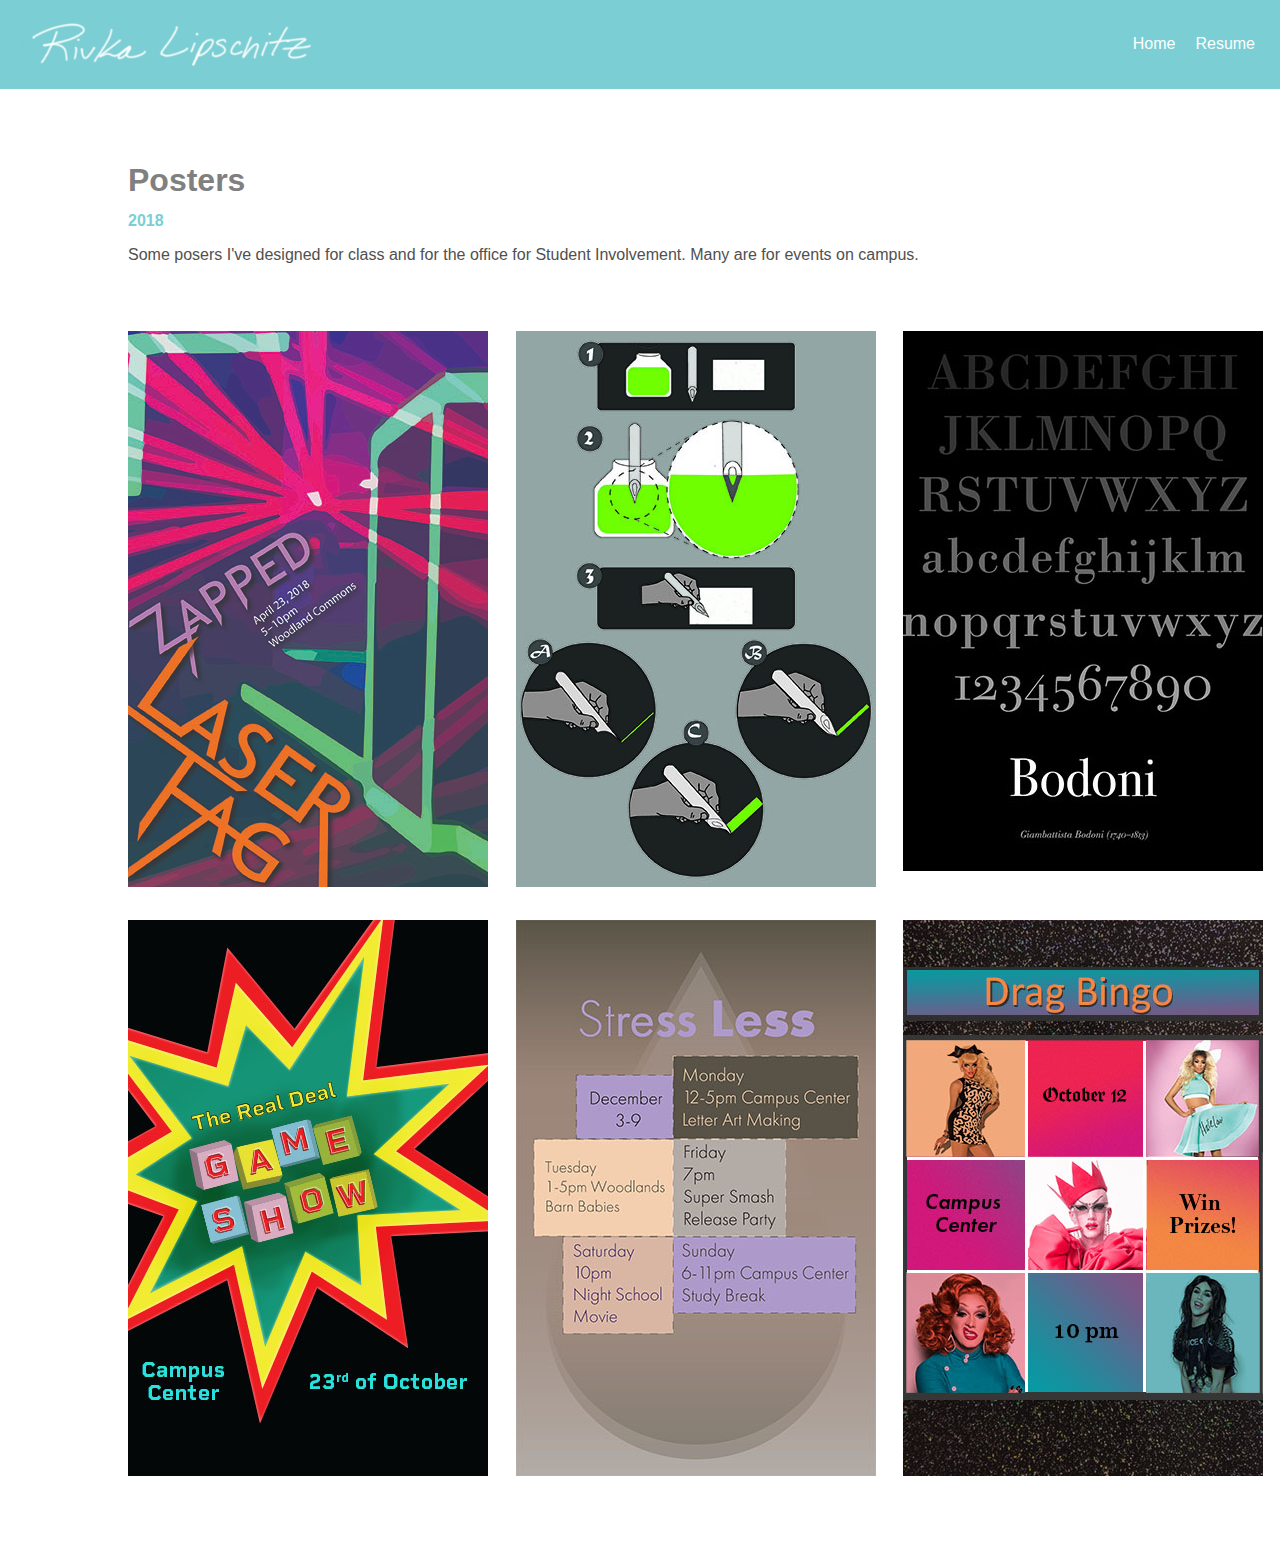
<file: posters.html>
<html>
<head>
    <link rel="stylesheet" href="assets/styles/poster.css">
    <title>Rivka Posters</title>
</head>

<body>
        <nav class="navigation">
            </div class="container">
              <div class="nav-logo">
                <img src="assets/images/rivka logo.png" alt="profile image">
              </div>
              <div class="nav-items">
                <ul>
                  <li><a href="index.html">Home</a><li>
                  <li><a href="resume.html">Resume</a><li>
                  <!-- <li><a href="#">Contact</a><li> -->
                </ul>
              </div>
            </div>
          </nav>
    <div class="title">
        <h1>Posters</h1>
        <h2>2018</h2>
        <p>Some posers I've designed for class and for the office for Student Involvement. Many are for events on campus.</p>
    </div>
    <div class="contents" id="postmargins">
    <div class="container">
        <div class="one"><a href="assets/posterImages/laserTagPoster.jpg"><img src="assets/posterImages/laserTagPoster.jpg"/></a></div>
        <div class="two"><a href="assets/posterImages/instructionManualPoster.jpg"><img src="assets/posterImages/instructionManualPoster.jpg"/></a></div>
        <div class="three"><a href="assets/posterImages/bodoniPoster.jpg"><img src="assets/posterImages/bodoniPoster.jpg"/></a></div>
        <div class="four"><a href="assets/posterImages/realDeal.jpg"><img src="assets/posterImages/realDeal.jpg"/></a></div>
        <div class="five"><a href="assets/posterImages/stressLess.jpg"><img src="assets/posterImages/stressLess.jpg"/></a></div>
        <div class="six"><a href="assets/posterImages/dragBingo.jpg"><img src="assets/posterImages/dragBingo.jpg"/></a></div>
    </div>
</body>
</html>
</file>
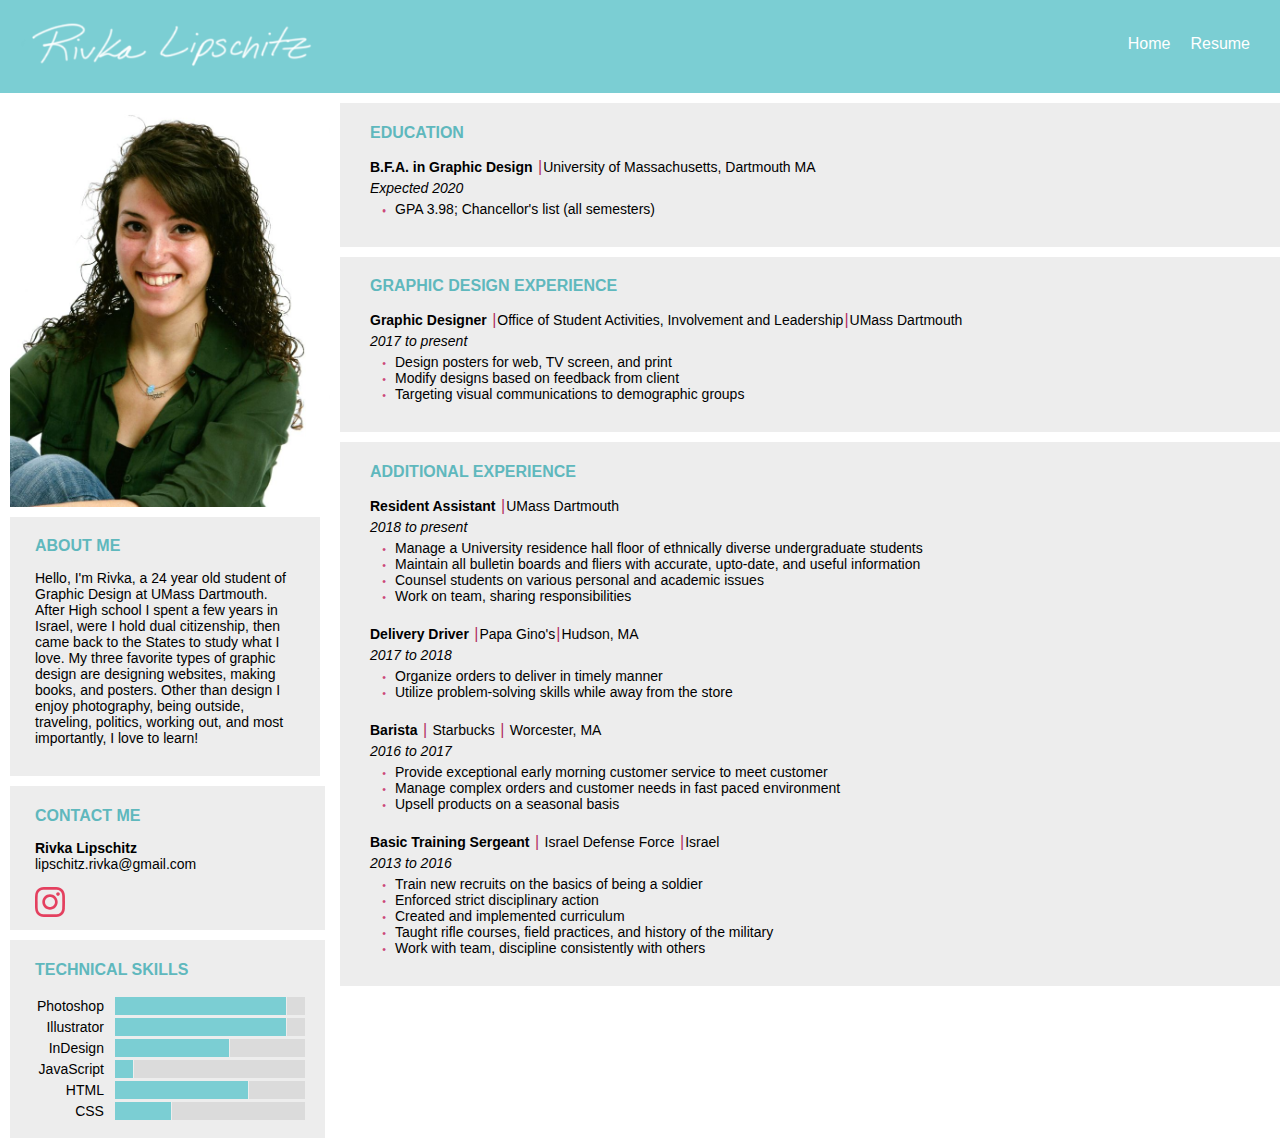
<file: resume.html>
<!DOCTYPE html>
<html>
<head>
  <link rel="stylesheet" type="text/css" href="resume.css">
  <title>Rivka Resume</title>
</head>

<body>
      <!--nav start -->
      <nav class="navigation">
        <!-- <div class="logo">
          <img src="images/rivka-tye-dye.png" alt="logo"> 
        </div> -->
      
        <div class="nav-logo">
            <img src="assets/images/images/rivka logo.png" alt="profile image">       
        </div>
        <div class="nav-items">
            <ul>
              <li><a href="index.html">Home</a><li>
              <li><a href="#">Resume</a><li>
              <!-- <li><a href="#">Contact</a><li> -->
            </ul>
        </div>
        </div>
       </nav>
      <!-- nav end -->

      <!-- info start -->
      <!-- how can I make this section responsive?  -->
<div id="section-left">
    <div class="me">
           <img src="assets/images/images/senior photo.jpg" alt="face">
    </div>
    <div class="container" id="aboutMe">
      <h1>ABOUT ME</h1>
      <p class="hello">Hello, I'm Rivka, a 24 year old student of Graphic Design at UMass Dartmouth. After High school I spent a few years in Israel, were I hold dual citizenship, then came back to the States to study what I love. My three favorite types of graphic design are designing websites, making books, and posters. Other than design I enjoy photography, being outside, traveling, politics, working out, and most importantly, I love to learn!  </p>
     </div>
      <!-- contact info -->
    <div class="container" id="contact">
      <h1>CONTACT ME</h1>
        <p><strong>Rivka Lipschitz</strong><br>lipschitz.rivka@gmail.com</p>
      <div class="social-icons">
          <a href="https://www.instagram.com/lipschitz.rivka/" class="social-icon" target="_blank">
              <svg version="1.1" xmlns="http://www.w3.org/2000/svg" width="30" height="3o" viewBox="0 0 32 32">
                  <title>@rivkalipschitz</title>
                  <path fill="#e4405f" d="M16 0c-4.347 0-4.889 0.020-6.596 0.096-1.704 0.080-2.864 0.348-3.884 0.744-1.052 0.408-1.945 0.956-2.835 1.845s-1.439 1.781-1.845 2.835c-0.396 1.020-0.665 2.18-0.744 3.884-0.080 1.707-0.096 2.249-0.096 6.596s0.020 4.889 0.096 6.596c0.080 1.703 0.348 2.864 0.744 3.884 0.408 1.051 0.956 1.945 1.845 2.835 0.889 0.888 1.781 1.439 2.835 1.845 1.021 0.395 2.181 0.665 3.884 0.744 1.707 0.080 2.249 0.096 6.596 0.096s4.889-0.020 6.596-0.096c1.703-0.080 2.864-0.349 3.884-0.744 1.051-0.408 1.945-0.957 2.835-1.845 0.888-0.889 1.439-1.78 1.845-2.835 0.395-1.020 0.665-2.181 0.744-3.884 0.080-1.707 0.096-2.249 0.096-6.596s-0.020-4.889-0.096-6.596c-0.080-1.703-0.349-2.865-0.744-3.884-0.408-1.052-0.957-1.945-1.845-2.835-0.889-0.889-1.78-1.439-2.835-1.845-1.020-0.396-2.181-0.665-3.884-0.744-1.707-0.080-2.249-0.096-6.596-0.096zM16 2.88c4.271 0 4.78 0.021 6.467 0.095 1.56 0.073 2.407 0.332 2.969 0.553 0.749 0.289 1.28 0.636 1.843 1.195 0.559 0.56 0.905 1.092 1.195 1.841 0.219 0.563 0.48 1.409 0.551 2.969 0.076 1.688 0.093 2.195 0.093 6.467s-0.020 4.78-0.099 6.467c-0.081 1.56-0.341 2.407-0.561 2.969-0.299 0.749-0.639 1.28-1.199 1.843-0.559 0.559-1.099 0.905-1.84 1.195-0.56 0.219-1.42 0.48-2.98 0.551-1.699 0.076-2.199 0.093-6.479 0.093-4.281 0-4.781-0.020-6.479-0.099-1.561-0.081-2.421-0.341-2.981-0.561-0.759-0.299-1.28-0.639-1.839-1.199-0.561-0.559-0.92-1.099-1.2-1.84-0.22-0.56-0.479-1.42-0.56-2.98-0.060-1.68-0.081-2.199-0.081-6.459 0-4.261 0.021-4.781 0.081-6.481 0.081-1.56 0.34-2.419 0.56-2.979 0.28-0.76 0.639-1.28 1.2-1.841 0.559-0.559 1.080-0.919 1.839-1.197 0.56-0.221 1.401-0.481 2.961-0.561 1.7-0.060 2.2-0.080 6.479-0.080l0.060 0.040zM16 7.784c-4.54 0-8.216 3.68-8.216 8.216 0 4.54 3.68 8.216 8.216 8.216 4.54 0 8.216-3.68 8.216-8.216 0-4.54-3.68-8.216-8.216-8.216zM16 21.333c-2.947 0-5.333-2.387-5.333-5.333s2.387-5.333 5.333-5.333 5.333 2.387 5.333 5.333-2.387 5.333-5.333 5.333zM26.461 7.46c0 1.060-0.861 1.92-1.92 1.92-1.060 0-1.92-0.861-1.92-1.92s0.861-1.919 1.92-1.919c1.057-0.001 1.92 0.86 1.92 1.919z"></path>
              </svg>
          </a>
      </div>
    </div>
    <!-- end contact info -->

    <!-- start skills chart -->
  <div class="container" id="skills">
    <h1>TECHNICAL SKILLS</h1>
    <table>
      <tr>
        <th scope="row" class="left">Photoshop</th>
          <td colspan="9"></td>
          <td class="gray" colspan="1"></td>
      </tr>
      <tr>
        <th scope="row" class="left">Illustrator</th>
        <td colspan="9"></td>
        <td class="gray" colspan="1"></td>
      </tr>
      <tr>
        <th scope="row" class="left">InDesign</th>
        <td colspan="6"></td>
        <td class="gray" colspan="4"></td>
      </tr>
      <tr>
          <th scope="row" class="left">JavaScript</th>
          <td colspan="1"></td>
          <td class="gray" colspan="9"></td>
        </tr>
      <tr>
        <th scope="row" class="left">HTML</th>
        <td colspan="7"></td>
        <td class="gray" colspan="3"></td>
      </tr>
      <tr>
        <th scope="row" class="left">CSS</th>
        <td colspan="3"></td>
        <td class="gray" colspan="7"></td>
      </tr>
      <tr>
          <th scope="col"></th>
          <th scope="col"></th>
          <th scope="col"></th>
          <th scope="col"></th>
          <th scope="col"></th>
          <th scope="col"></th>
          <th scope="col"></th>
          <th scope="col"></th>
          <th scope="col"></th>
          <th scope="col"></th>
          <th scope="col"></th>
          <th scope="col"></th>
        </tr>
    </table>
  </div>
</div>  
  <!-- end skills chart -->

<div class="bulk">
  <div class="container">
    <h1>EDUCATION</h1>
    <p><strong>B.F.A. in Graphic Design</strong></p> <div class="orange"> |</div><p> University of Massachusetts, Dartmouth MA</p>
    <h2>Expected 2020</h2> 
    <ul>
        <li>GPA 3.98; Chancellor's list (all semesters)</li>
      </ul>
  </div>
  <div class="container">
    <h1>GRAPHIC DESIGN EXPERIENCE</h1>
    <p><strong>Graphic Designer</strong></p> <div class="orange"> |</div><p> Office of Student Activities, Involvement and Leadership</p><div class="orange"> |</div><p> UMass Dartmouth</p>
    <h2>2017 to present</h2>
      <ul>
        <li>Design posters for web, TV screen, and print</li>
        <li>Modify designs based on feedback from client</li>
        <li>Targeting visual communications to demographic groups</li>
      </ul>
  </div>
  <div class="container">
      <h1>ADDITIONAL EXPERIENCE</h1> 
      <p><strong>Resident Assistant</strong></p> <div class="orange">|</div><p> UMass Dartmouth</p>
      <h2>2018 to present</h2>
        <ul>
          <li>Manage a University residence hall floor of ethnically diverse undergraduate students</li>
          <li>Maintain all bulletin boards and fliers with accurate, upto-date, and useful information </li>
          <li>Counsel students on various personal and academic issues</li>
          <li>Work on team, sharing responsibilities</li>
        </ul>
    <div>
      <p><strong>Delivery Driver</strong></p> <div class="orange">|</div><p> Papa Gino's </p><div class="orange">|</div><p> Hudson, MA</p>
      <h2>2017 to 2018</h2>
        <ul>
          <li>Organize orders to deliver in timely manner</li>
          <li>Utilize problem-solving skills while away from the store</li>
        </ul>
    </div>
    <div class="right">
      <p><strong>Barista</strong></p> <div class="orange">|</div> <p>Starbucks</p> <div class="orange">|</div> <p>Worcester, MA</p>
      <h2>2016 to 2017</h2>
        <ul>
          <li>Provide exceptional early morning customer service to meet customer</li>
          <li>Manage complex orders and customer needs in fast paced environment</li>
          <li>Upsell products on a seasonal basis</li>
        </ul>
    </div>
    <div  class="right">
      <p><strong>Basic Training Sergeant</strong></p> <div class="orange">|</div> <p>Israel Defense Force</p> <div class="orange">|</div><p> Israel</p>
      <h2>2013 to 2016</h2>
        <ul>
          <li>Train new recruits on the basics of being a soldier</li>
          <li>Enforced strict disciplinary action</li>
          <li>Created and implemented curriculum</li>
          <li>Taught rifle courses, field practices, and history of the military</li>
          <li>Work with team, discipline consistently with others</li>
        </ul>
    </div>
  </div>
</div>  
<!-- end info -->
</body>
</html>
</file>
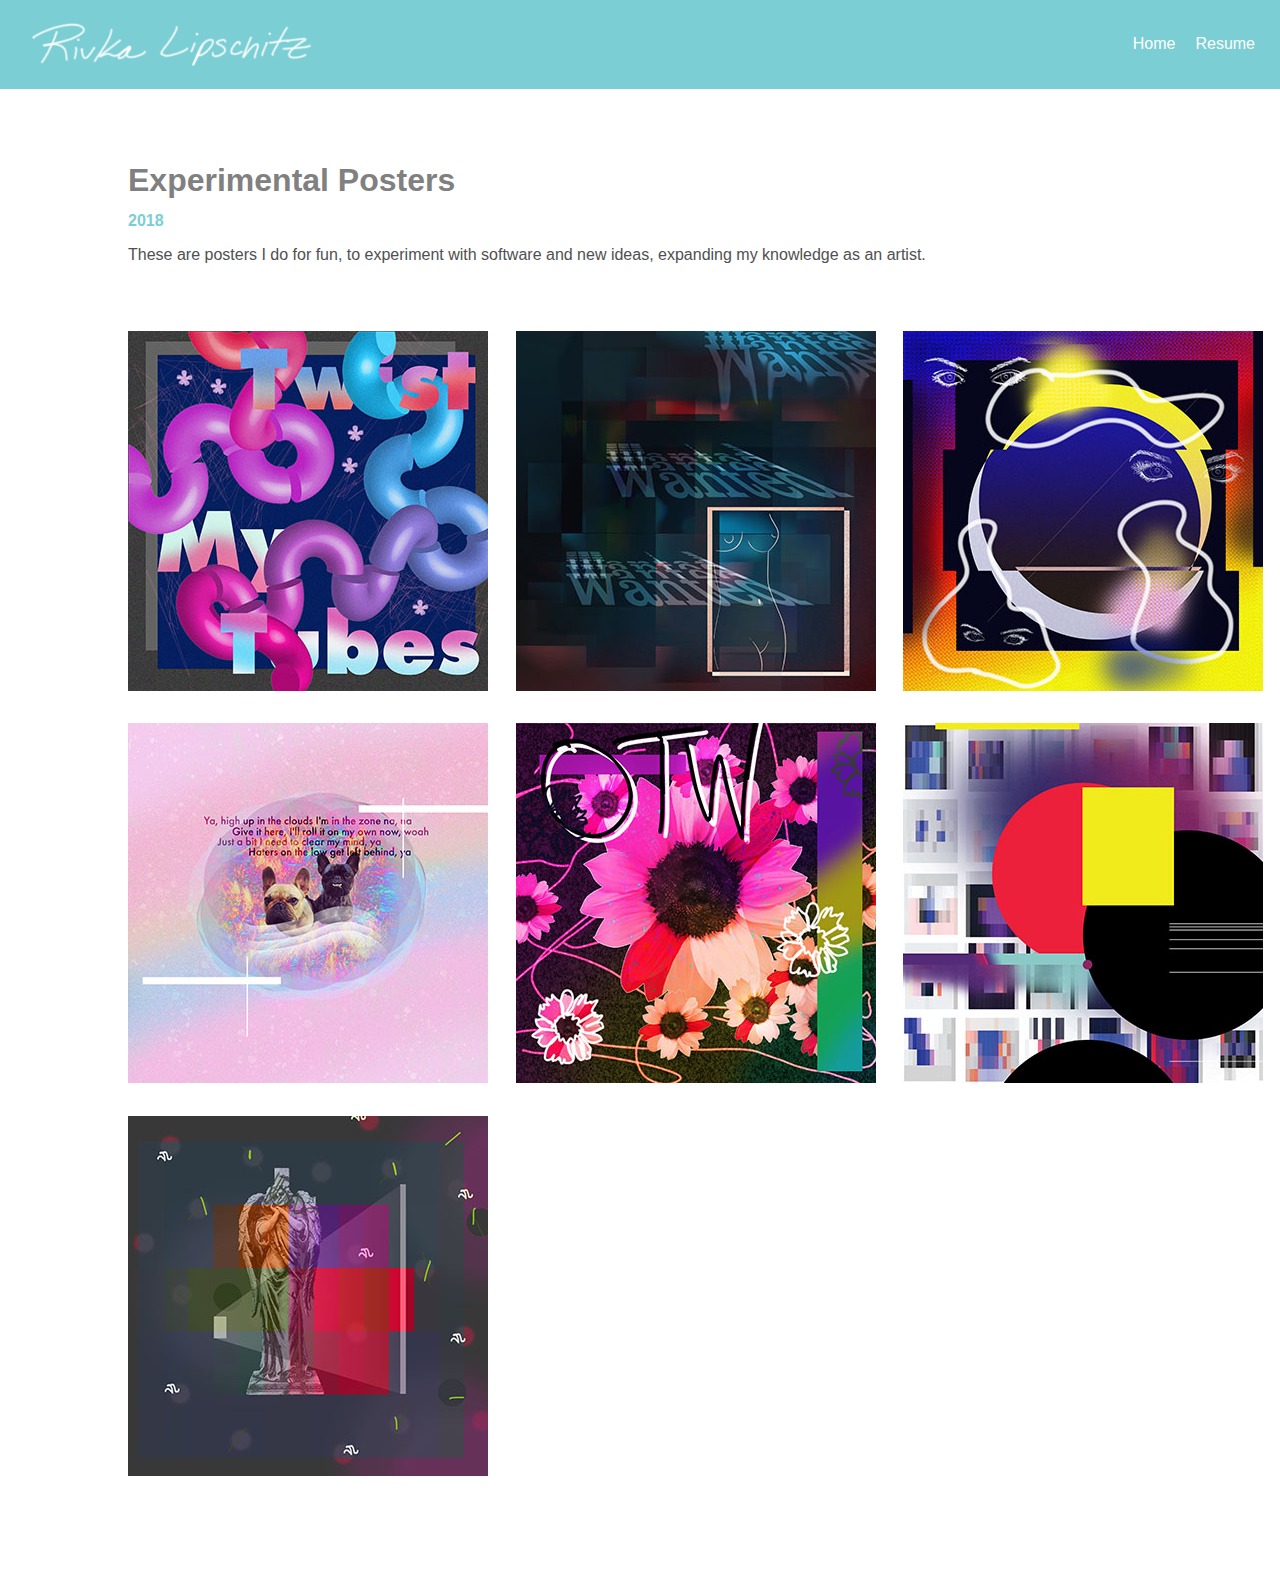
<file: web.html>
<html>
<head>
    <link rel="stylesheet" href="assets/styles/poster.css">
    <title>Rivka Experiments</title>
</head>

<body>
        <nav class="navigation">
            </div class="container">
              <div class="nav-logo">
                <img src="assets/images/rivka logo.png" alt="profile image">
              </div>
              <div class="nav-items">
                <ul>
                  <li><a href="index.html">Home</a><li>
                  <li><a href="resume.html">Resume</a><li>
                  <!-- <li><a href="#">Contact</a><li> -->
                </ul>
              </div>
            </div>
          </nav>
    <div class="title">
        <h1>Experimental Posters</h1>
        <h2>2018</h2>
        <p>These are posters I do for fun, to experiment with software and new ideas, expanding my knowledge as an artist.</p>
    </div>
    <div class="contents" id="postermargins">
    <div class="container">
        <div class="one"><a href="assets/New Folder/1.jpg"><img src="assets/New folder/1.JPG"/></a></div>
        <div class="two"><a href="assets/New Folder/2.jpg"><img src="assets/New folder/2.JPG"/></a></div>
        <div class="three"><a href="assets/New Folder/3.jpg"><img src="assets/New folder/3.JPG"/></a></div>
        <div class="four"><a href="assets/New Folder/4.jpg"><img src="assets/New folder/4.JPG"/></a></div>
        <div class="five"><a href="assets/New Folder/5.jpg"><img src="assets/New folder/5.JPG"/></a></div>
        <div class="six"><a href="assets/New Folder/6.jpg"><img src="assets/New folder/6.JPG"/></a></div>
        <div class="seven"><a href="assets/New Folder/7.jpg"><img src="assets/New folder/7.JPG"/></a></div>
    </div>
    </div>
</body>
</html>
</file>
<file: assets/styles/poster.css>
* {
    font-family: 'Gill Sans', 'Gill Sans MT', Calibri, 'Trebuchet MS', sans-serif;
}

h1{
    color: grey;
    margin-bottom: 0px;
}

h2{
 font-size: 16px;
 color: #7BCED3;
}

p{
    color: rgb(80, 80, 80);
}

body {
    margin: 0;
}
.navigation {
    background: #7BCED3;
    overflow: auto;
    padding: 10px;
    margin: 0px;
    margin: 0;
}
  
  .nav-logo {
    float: left;
    padding: 10px;
    width: 250px;
}
  
  .nav-logo img {
    width: 150%;
}
  
  .nav-items ul {
    float: right;
    margin-top: 25px;
    font-size: 14px;
  }
  
  .nav-items ul {
    padding: 0;
}
  
  .nav-items ul li {
    display: inline-block;
    margin: 0 5px 0 5px;
}
  
  .nav-items ul li a {
    color: #ffffff;
    text-decoration: none;
    font-size: 16px;
}
  
  .nav-items ul li a:hover {
    color: #CC487A
}


.title {
    padding: 4%;
    padding-left: 10%;
}





.container{
  display: grid;
  grid-gap: 3%;
  grid-template-columns: repeat (auto, minmax(100px), 1fr);
  grid-template-rows: 20px auto 20px;
  grid-template-areas: 
      "a a a a b b b b c c c c"
      "a a a a b b b b c c c c"
      "d d d d e e e e f f f f"
      "d d d d e e e e f f f f"      
      "g g g g h h h h i i i i"
      "g g g g h h h h i i i i"
      "j j j j k k k k l l l l"
      "j j j j k k k k l l l l";
      padding-bottom: 40px;
      margin-bottom: 40px;
      margin-right: 10%;   
}

#postmargins{
    margin-bottom: 60px;
}

#postermargins{
    margin-bottom: 120px;
}

#photomargins {
    margin-bottom: 220px;
}



.contents{
    margin-left: 10%;
    margin-right: 10%;
    margin-bottom: 40px;
}
.one{
    max-width: 49%;
    max-height: 49%;
    grid-area: a;
}
.two{
    max-width: 49%;
    max-height: 49%;
    grid-area: b;
}
.three{
    max-width: 49%;
    max-height:49%;
    grid-area: c;
}

.four{
    max-width: 49%;
    max-height:49%;
    grid-area: d;
}

.five{
    max-width: 49%;
    max-height: 49%;
    grid-area: e;
}

.six{
    max-width: 49%;
    max-height:49%;
    grid-area: f;
}

.seven{
    max-width: 49%;
    max-height:49%;
    grid-area: g;
}

.eight{
    max-width: 49%;
    max-height:49%;
    grid-area: h;
}

.nine{
    max-width: 49%;
    max-height: 49%;
    grid-area: i;
}

.ten{
    max-width: 49%;
    max-height:49%;
    grid-area: j;
}

.eleven{
    max-width: 49%;
    max-height:49%;
    grid-area: k;
}

.twelve{
    max-width: 49%;
    max-height:49%;
    grid-area: l;
}
</file>
<file: resume.css>
* {
    font-family: 'Gill Sans', 'Gill Sans MT', Calibri, 'Trebuchet MS', sans-serif;
}

/*navigation styles*/

body {
    margin: 0;
}

.navigation {
    background: #7BCED3;
    overflow: auto;
    padding: 10px;
    margin: 0px;
    margin: 0;
}
  
  .nav-logo {
    float: left;
    padding: 10px;
    width: 250px;
}
  
  .nav-logo img {
    width: 150%;
}
  
  .nav-items ul {
    float: right;
    margin-top: 25px;
  }
  
  .nav-items ul {
    padding: 0;
}
  
  .nav-items ul li {
    display: inline-block;
    margin: 0 5px 0 5px;
}
  
  .nav-items ul li a {
    color: #ffffff;
    text-decoration: none;
    font-size: 16px;
}
  
  .nav-items ul li a:hover {
    color:  #CC487A;
}
  /* nav item end */

  /* start info */

h1{
    color: rgb(95, 184, 189);
    font-size: 16px;
    margin-bottom: 15px;
}

h2 {
    font-size: 14px;
    font-style: italic;
    font-weight: normal;
    margin: 0;
    padding: 0;
    border: 0;
}

p{
    margin-top: 10px;
    margin: 0;
    padding: 0;
    order: 0;
    display: inline-block;
    margin-bottom: 5px;
}

p,
li{
    font-size: 14px;
}

ul{
    padding-left: 20px;
    margin: 5px;
    margin-bottom: 20px;
    list-style-image: url(assets/images/images/Untitled-6.svg);
}

#aboutMe{
    padding-left: 25px;
    padding-right: 25px;
    float: left;
    box-sizing: content-box;
    width: 260px;
    font-size: 14px;
    margin-left: 10px; 
    clear: left;
}

#contact{
    padding-left: 25px;
    float: left;
    box-sizing: content-box;
    width: 290px;
    clear: left;
    font-size: 14px;
    margin-left: 10px;
}

#skills{
    padding-left: 25px;
    float: left;
    box-sizing: content-box;
    width: 290px;
    clear: left;
    font-size: 14px;
    margin-left: 10px; 
}

/* why isn't this working? */
#section-left{
   Width: 35%;
}

  .container{
    background-color: #EDEDED;
    margin-top: 10px;
    padding-left: 30px;
    padding-top: 10px;
    padding-bottom: 10px;
}

  .hello{
      margin-bottom: 20px;
  }

  .bulk{
    margin-left: 340px;
}

  .me img{
    width: 320px;
    float: left;
    padding-top: 10px;
    padding-left: 10px;
}

  .social-icons{
    margin-top: 10px;
}

/* end info */

/* table start */

table {
    border-spacing: 0.1rem 0.2rem;
}

  th{
    width: 30px;
    /* text-align: left; */
    font-weight: normal;
    font-size: 14px;
    font-family: 'Gill Sans', 'Gill Sans MT', Calibri, 'Trebuchet MS', sans-serif;
}

  td{
    background-color: #7BCED3;
}

 .orange{
    color: rgb(180, 48, 99);
    display: inline-block;
    padding: 1px;
}

 .gray{
    background-color: #DBDBDB;
}

 .left{
    text-align: right;
    padding-right: 10px;
}

/* end table */
</file>
